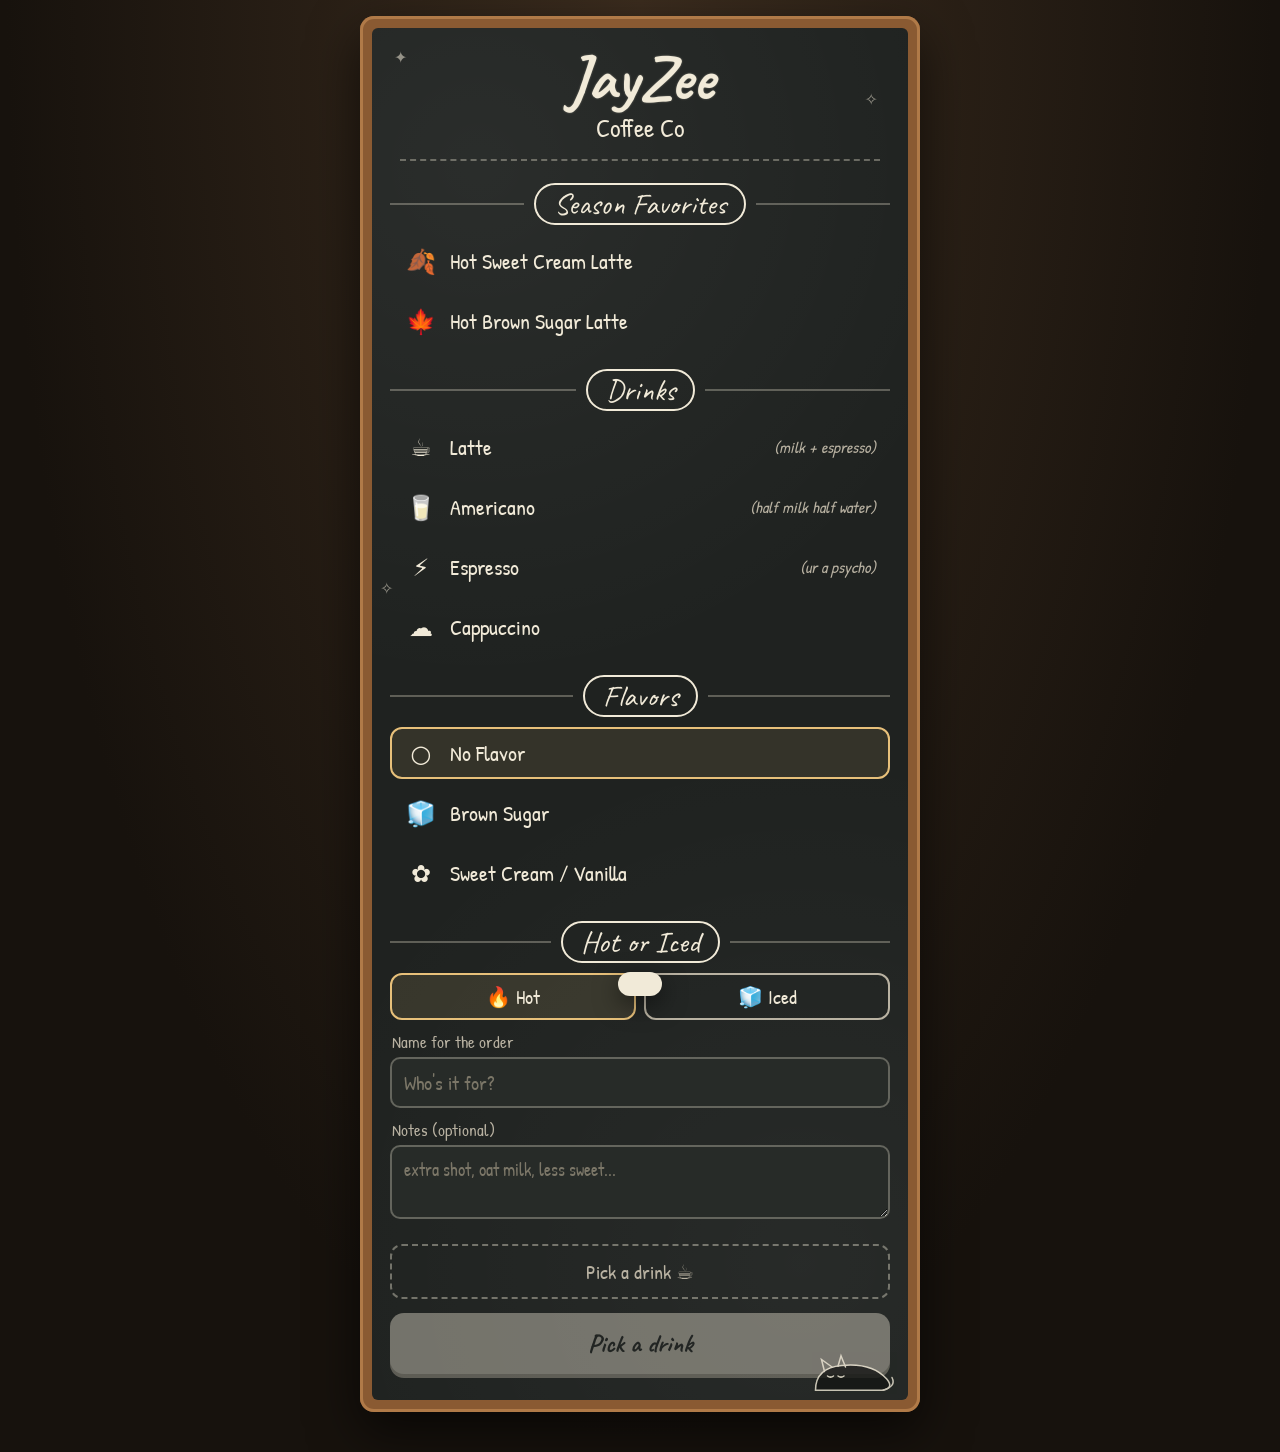
<file: jayzee-coffee/static/index.html>
<!DOCTYPE html>
<html lang="en">
<head>
<meta charset="UTF-8" />
<meta name="viewport" content="width=device-width, initial-scale=1, viewport-fit=cover" />
<meta name="apple-mobile-web-app-capable" content="yes" />
<meta name="theme-color" content="#1f2220" />
<title>JayZee Coffee Co</title>
<link href="https://fonts.googleapis.com/css2?family=Caveat:wght@500;700&family=Patrick+Hand&display=swap" rel="stylesheet" />
<link rel="stylesheet" href="style.css" />
</head>
<body>
<div class="frame">
  <div class="board">
    <span class="deco sparkle" style="top:18px;left:22px">✦</span>
    <span class="deco sparkle" style="top:60px;right:30px">✧</span>
    <span class="deco sparkle" style="top:40%;left:8px">✧</span>

    <header>
      <h1 class="logo">JayZee</h1>
      <div class="sub">Coffee Co</div>
      <hr class="rule" />
    </header>

    <main>
      <div class="section-title"><span>Season Favorites</span></div>
      <div class="options" id="favorites"></div>

      <div class="section-title"><span>Drinks</span></div>
      <div class="options" id="drinks"></div>

      <div class="section-title"><span>Flavors</span></div>
      <div class="options" id="flavors"></div>

      <div class="section-title"><span>Hot or Iced</span></div>
      <div class="row" id="temps"></div>

      <label class="small" for="name">Name for the order</label>
      <input type="text" id="name" placeholder="Who's it for?" autocomplete="off" maxlength="40" />
      <label class="small" for="notes">Notes (optional)</label>
      <textarea id="notes" placeholder="extra shot, oat milk, less sweet..." maxlength="200"></textarea>

      <div class="summary" id="summary"><span class="muted">Pick a drink ☕</span></div>
      <button class="cta" id="place" disabled>Place Order</button>
      <div class="offline hidden" id="offline">Can't reach the coffee shop. Is the server running?</div>

      <div id="mine-wrap" class="hidden">
        <div class="section-title"><span>My Orders</span></div>
        <div class="orders" id="mine"></div>
      </div>
    </main>

    <svg class="deco cat" viewBox="0 0 120 60" fill="none" stroke="#f1ead8" stroke-width="2" stroke-linecap="round">
      <path d="M10 55 Q10 25 45 22 Q85 18 105 40 Q115 52 100 55 Z" fill="#141614"/>
      <path d="M22 30 L18 14 L32 24"/><path d="M40 23 L44 9 L50 24"/>
      <path d="M26 36 q4 3 8 0"/><path d="M40 36 q4 3 8 0"/>
      <path d="M100 55 Q118 50 112 38"/>
    </svg>
  </div>
</div>

<div class="toast" id="toast"></div>

<script>
const DRINKS = [
  { id: "latte",      name: "Latte",      icon: "☕", note: "milk + espresso" },
  { id: "americano",  name: "Americano",  icon: "🥛", note: "half milk half water" },
  { id: "espresso",   name: "Espresso",   icon: "⚡", note: "ur a psycho" },
  { id: "cappuccino", name: "Cappuccino", icon: "☁️", note: "" },
];
const FLAVORS = [
  { id: "none",        name: "No Flavor",             icon: "○" },
  { id: "brown-sugar", name: "Brown Sugar",           icon: "🧊" },
  { id: "sweet-cream", name: "Sweet Cream / Vanilla", icon: "✿" },
];
const FAVORITES = [
  { id: "fav-sc", name: "Hot Sweet Cream Latte", icon: "🍂", drink: "latte", flavor: "sweet-cream", temp: "Hot" },
  { id: "fav-bs", name: "Hot Brown Sugar Latte", icon: "🍁", drink: "latte", flavor: "brown-sugar", temp: "Hot" },
];
const TEMPS = ["Hot", "Iced"];
const MINE = "jayzee-my-orders";   // ids of orders placed from this device
const NAME = "jayzee-name";        // remember who's ordering on this phone

const state = { drink: null, flavor: "none", temp: "Hot" };
const $ = (id) => document.getElementById(id);
const myIds = () => JSON.parse(localStorage.getItem(MINE) || "[]");
let knownReady = new Set();

function optButton({ icon, name, note }, selected, onClick) {
  const b = document.createElement("button");
  b.className = "opt" + (selected ? " selected" : "");
  b.innerHTML = `<span class="icon">${icon}</span><span>${name}</span>` +
    (note ? `<span class="note">(${note})</span>` : "");
  b.onclick = onClick;
  return b;
}

const isFavorite = (f) => state.drink === f.drink && state.flavor === f.flavor && state.temp === f.temp;

function describe() {
  if (!state.drink) return null;
  const fav = FAVORITES.find(isFavorite);
  if (fav) return fav.name;
  const drink = DRINKS.find(d => d.id === state.drink).name;
  const flavor = FLAVORS.find(f => f.id === state.flavor);
  return [state.temp, flavor.id === "none" ? "" : flavor.name, drink].filter(Boolean).join(" ");
}

function render() {
  $("favorites").replaceChildren(...FAVORITES.map(f =>
    optButton(f, isFavorite(f), () => { Object.assign(state, { drink: f.drink, flavor: f.flavor, temp: f.temp }); render(); })));
  $("drinks").replaceChildren(...DRINKS.map(d =>
    optButton(d, state.drink === d.id, () => { state.drink = d.id; render(); })));
  $("flavors").replaceChildren(...FLAVORS.map(f =>
    optButton(f, state.flavor === f.id, () => { state.flavor = f.id; render(); })));
  $("temps").replaceChildren(...TEMPS.map(t => {
    const b = document.createElement("button");
    b.className = "pill" + (state.temp === t ? " selected" : "");
    b.textContent = (t === "Hot" ? "🔥 " : "🧊 ") + t;
    b.onclick = () => { state.temp = t; render(); };
    return b;
  }));

  const desc = describe();
  const name = $("name").value.trim();
  $("summary").innerHTML = desc
    ? `${desc}${name ? ` <span class="muted">for</span> ${escapeHtml(name)}` : ""}`
    : `<span class="muted">Pick a drink ☕</span>`;
  $("place").disabled = !desc || !name;
  $("place").textContent = !desc ? "Pick a drink" : !name ? "Add a name" : "Place Order";
}

async function refreshMine() {
  const ids = myIds();
  if (!ids.length) return $("mine-wrap").classList.add("hidden");
  let all;
  try {
    all = await (await fetch("/api/orders", { cache: "no-store" })).json();
    $("offline").classList.add("hidden");
  } catch { $("offline").classList.remove("hidden"); return; }

  const mine = all.filter(o => ids.includes(o.id));
  // forget orders the barista has cleared
  localStorage.setItem(MINE, JSON.stringify(mine.map(o => o.id)));
  $("mine-wrap").classList.toggle("hidden", !mine.length);

  mine.forEach(o => {
    if (o.done && !knownReady.has(o.id)) {
      if (knownReady.size || document.visibilityState === "visible") toast(`☕ #${o.num} ${o.desc} is ready!`);
      if (navigator.vibrate) navigator.vibrate([200, 100, 200]);
    }
  });
  knownReady = new Set(mine.filter(o => o.done).map(o => o.id));

  $("mine").replaceChildren(...mine.sort((a, b) => b.time - a.time).map(o => {
    const el = document.createElement("div");
    el.className = "order";
    el.innerHTML = `
      <div class="who">#${o.num} · ${escapeHtml(o.name)}</div>
      <div class="what">${escapeHtml(o.desc)}${o.notes ? ` — <i>${escapeHtml(o.notes)}</i>` : ""}</div>
      <div class="actions"><span class="status ${o.done ? "ready" : ""}">${o.done ? "Ready ✓" : "Brewing…"}</span></div>`;
    return el;
  }));
}

function escapeHtml(s) {
  return String(s).replace(/[&<>"']/g, c => ({ "&": "&amp;", "<": "&lt;", ">": "&gt;", '"': "&quot;", "'": "&#39;" }[c]));
}

function toast(msg) {
  const t = $("toast");
  t.textContent = msg;
  t.classList.add("show");
  clearTimeout(toast.timer);
  toast.timer = setTimeout(() => t.classList.remove("show"), 3000);
}

$("place").onclick = async () => {
  $("place").disabled = true;
  const name = $("name").value.trim();
  try {
    const res = await fetch("/api/orders", {
      method: "POST",
      headers: { "Content-Type": "application/json" },
      body: JSON.stringify({ name, desc: describe(), notes: $("notes").value.trim() }),
    });
    if (!res.ok) throw new Error(await res.text());
    const order = await res.json();
    localStorage.setItem(MINE, JSON.stringify([...myIds(), order.id]));
    localStorage.setItem(NAME, name);
    toast(`Order #${order.num} placed for ${order.name} ☕`);
    Object.assign(state, { drink: null, flavor: "none", temp: "Hot" });
    $("notes").value = "";
    $("offline").classList.add("hidden");
    refreshMine();
  } catch {
    $("offline").classList.remove("hidden");
  }
  render();
};

$("name").value = localStorage.getItem(NAME) || "";
$("name").addEventListener("input", render);
render();
refreshMine();
setInterval(refreshMine, 4000);
</script>
</body>
</html>
</file>
<file: jayzee-coffee/static/style.css>
:root {
  --board: #1f2220;
  --board-2: #272b28;
  --chalk: #f1ead8;
  --chalk-dim: #b9b2a2;
  --leaf: #7f9a6a;
  --wood: #8a5a32;
  --wood-light: #b07a48;
  --accent: #e7c07a;
}
* { box-sizing: border-box; }
html, body { margin: 0; }
body {
  min-height: 100vh;
  background: radial-gradient(ellipse at top, #3b2c1e, #17120d 70%);
  font-family: "Patrick Hand", "Comic Sans MS", system-ui, sans-serif;
  color: var(--chalk);
  display: flex;
  justify-content: center;
  align-items: flex-start;
  padding: 16px 12px 40px;
}
.frame {
  width: 100%;
  max-width: 560px;
  background: var(--wood);
  border-radius: 14px;
  padding: 12px;
  box-shadow: 0 20px 50px rgba(0,0,0,.6), inset 0 0 0 3px var(--wood-light);
}
.board {
  background:
    radial-gradient(circle at 20% 10%, rgba(255,255,255,.05), transparent 40%),
    radial-gradient(circle at 80% 90%, rgba(255,255,255,.04), transparent 40%),
    var(--board);
  border-radius: 6px;
  padding: 22px 18px 26px;
  position: relative;
  overflow: hidden;
}
header { text-align: center; position: relative; }
.logo {
  font-family: "Caveat", cursive;
  font-size: 64px;
  line-height: .9;
  margin: 0;
  letter-spacing: 1px;
  text-shadow: 0 0 2px rgba(241,234,216,.4);
}
.sub { font-size: 26px; margin-top: 2px; color: var(--chalk); }
.rule { border: 0; border-top: 2px dashed rgba(241,234,216,.35); margin: 14px 10px; }

.tabs { display: flex; gap: 8px; justify-content: center; margin: 6px 0 4px; }
.tab {
  background: none; border: 2px solid var(--chalk-dim); color: var(--chalk-dim);
  border-radius: 999px; padding: 4px 16px; font: inherit; font-size: 18px; cursor: pointer;
}
.tab.active { border-color: var(--chalk); color: var(--board); background: var(--chalk); }
.badge { background: var(--accent); color: var(--board); border-radius: 999px; padding: 0 7px; margin-left: 4px; font-size: 14px; }

.section-title {
  display: flex; align-items: center; gap: 10px; margin: 22px 0 10px;
  font-family: "Caveat", cursive; font-size: 30px;
}
.section-title::before, .section-title::after {
  content: ""; flex: 1; border-top: 2px solid rgba(241,234,216,.3);
}
.section-title span { border: 2px solid var(--chalk); border-radius: 999px; padding: 0 18px; }

.options { display: grid; gap: 8px; }
.opt {
  display: flex; align-items: center; gap: 12px; width: 100%;
  background: transparent; color: var(--chalk); font: inherit; font-size: 22px;
  border: 2px solid transparent; border-radius: 12px; padding: 8px 12px;
  cursor: pointer; text-align: left; transition: background .15s, border-color .15s;
}
.opt:hover { background: rgba(255,255,255,.04); }
.opt.selected { border-color: var(--accent); background: rgba(231,192,122,.1); }
.opt .icon { width: 34px; text-align: center; font-size: 24px; flex: none; }
.opt .note { font-size: 16px; color: var(--chalk-dim); font-style: italic; margin-left: auto; }

.row { display: flex; gap: 8px; }
.pill {
  flex: 1; background: transparent; border: 2px solid var(--chalk-dim); color: var(--chalk);
  font: inherit; font-size: 20px; border-radius: 12px; padding: 8px; cursor: pointer;
}
.pill.selected { border-color: var(--accent); background: rgba(231,192,122,.12); }

input[type=text], textarea {
  width: 100%; background: var(--board-2); border: 2px solid rgba(241,234,216,.3);
  color: var(--chalk); font: inherit; font-size: 20px; border-radius: 10px; padding: 10px 12px;
}
input::placeholder, textarea::placeholder { color: #7c7768; }
textarea { resize: vertical; min-height: 52px; font-size: 18px; }
label.small { display: block; font-size: 17px; color: var(--chalk-dim); margin: 10px 2px 4px; }

.summary {
  margin-top: 20px; padding: 12px 14px; border: 2px dashed rgba(241,234,216,.4);
  border-radius: 12px; font-size: 20px; min-height: 50px; text-align: center;
}
.summary .muted { color: var(--chalk-dim); }

.cta {
  width: 100%; margin-top: 14px; padding: 14px; font: inherit; font-size: 26px;
  font-family: "Caveat", cursive; font-weight: 700;
  background: var(--chalk); color: var(--board); border: 0; border-radius: 14px; cursor: pointer;
  box-shadow: 0 4px 0 #b9b2a2;
}
.cta:active { transform: translateY(2px); box-shadow: 0 2px 0 #b9b2a2; }
.cta:disabled { opacity: .4; cursor: not-allowed; }

/* Orders */
.orders { display: grid; gap: 10px; margin-top: 14px; }
.order {
  border: 2px solid rgba(241,234,216,.35); border-radius: 12px; padding: 10px 12px;
  display: grid; grid-template-columns: 1fr auto; gap: 4px 10px; align-items: center;
}
.order.done { opacity: .45; }
.order .who { font-size: 22px; }
.order .what { font-size: 18px; color: var(--chalk-dim); grid-column: 1; }
.order .when { font-size: 14px; color: var(--chalk-dim); grid-column: 1; }
.order .actions { grid-row: 1 / span 3; grid-column: 2; display: flex; flex-direction: column; gap: 6px; }
.mini {
  font: inherit; font-size: 16px; border-radius: 8px; padding: 4px 10px; cursor: pointer;
  background: transparent; color: var(--chalk); border: 2px solid var(--chalk-dim);
}
.mini.go { background: var(--leaf); border-color: var(--leaf); color: #11140f; }
.empty { text-align: center; color: var(--chalk-dim); font-size: 20px; padding: 30px 0; }
.toolbar { display: flex; justify-content: flex-end; margin-top: 10px; }

.deco { position: absolute; pointer-events: none; opacity: .55; }
.sparkle { color: var(--chalk); font-size: 16px; }
.cat { right: 10px; bottom: 6px; width: 90px; opacity: .8; }

.toast {
  position: fixed; left: 50%; bottom: 24px; transform: translateX(-50%) translateY(120px);
  background: var(--chalk); color: var(--board); padding: 12px 22px; border-radius: 999px;
  font-size: 20px; box-shadow: 0 8px 24px rgba(0,0,0,.5); transition: transform .3s;
}
.toast.show { transform: translateX(-50%) translateY(0); }
.hidden { display: none !important; }

/* shared additions */
.status { font-size: 15px; padding: 2px 10px; border-radius: 999px; border: 2px solid var(--chalk-dim); color: var(--chalk-dim); }
.status.ready { background: var(--leaf); border-color: var(--leaf); color: #11140f; }
.offline { text-align: center; color: #e89a7a; font-size: 17px; margin-top: 10px; }
.wide { max-width: 900px; }
.wide .orders { grid-template-columns: repeat(auto-fill, minmax(260px, 1fr)); }
.big .who { font-size: 28px; }
.big .what { font-size: 21px; color: var(--chalk); }
.big .mini.go { font-size: 22px; padding: 10px 16px; }
.order.fresh { border-color: var(--accent); box-shadow: 0 0 0 3px rgba(231,192,122,.25); }
.done-list .order { padding: 6px 12px; }
.counter { text-align: center; font-size: 20px; color: var(--chalk-dim); margin-top: 6px; }
a { color: var(--accent); }
</file>
